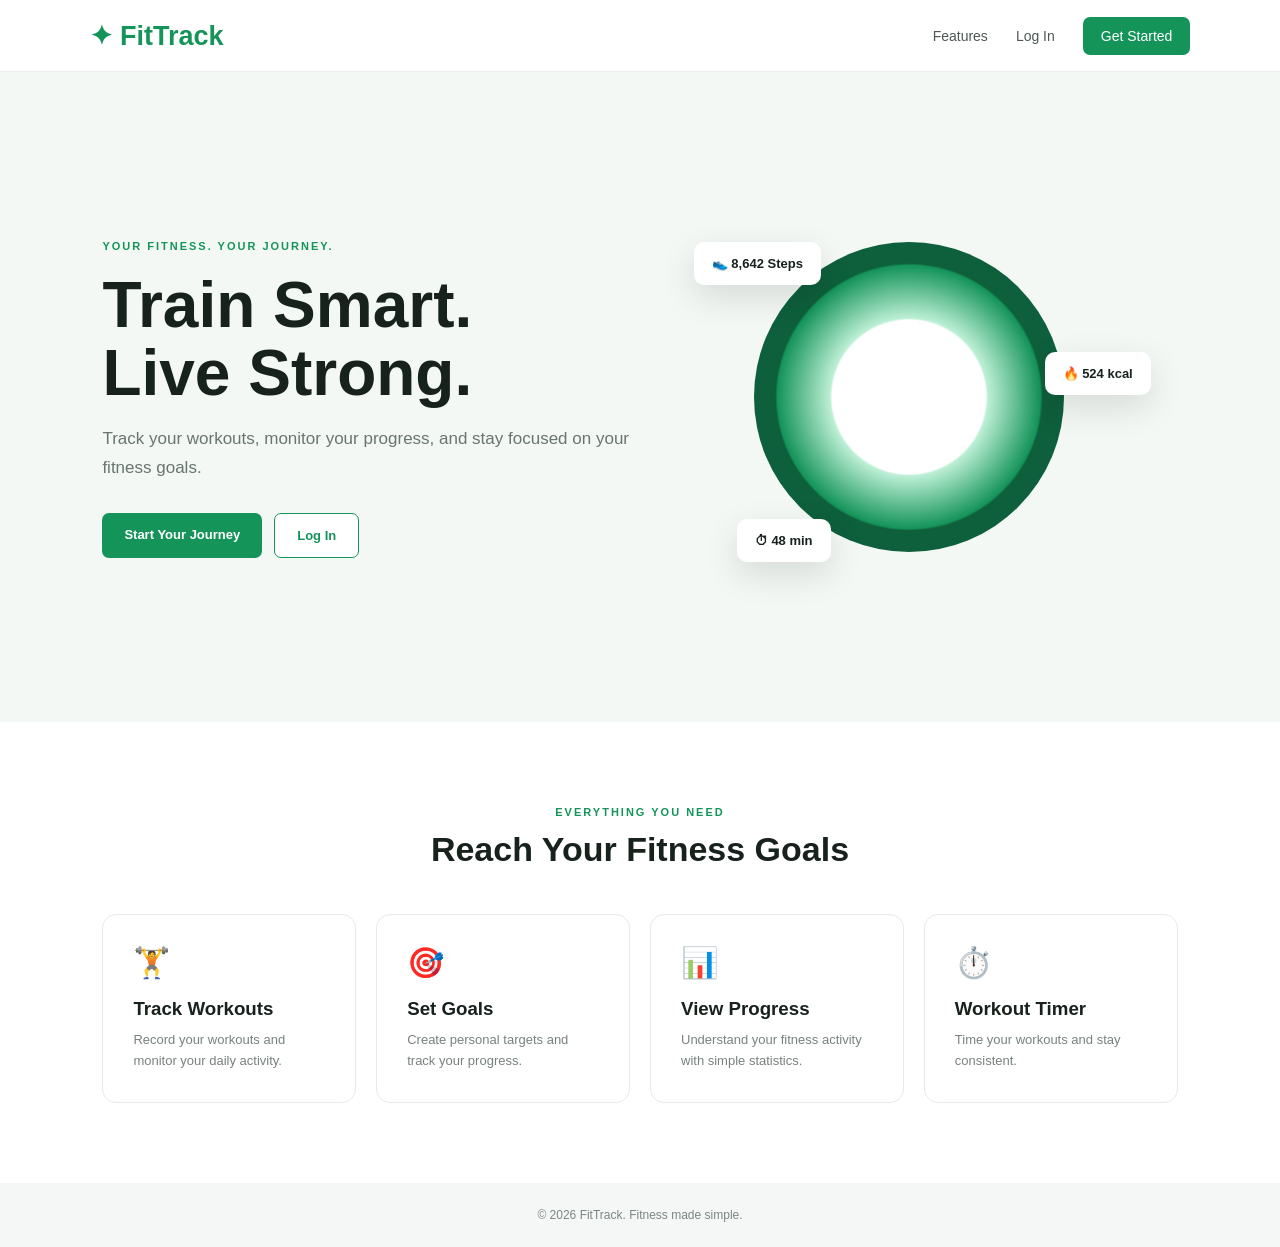
<file: index.html>
<!DOCTYPE html>
<html lang="en">
<head>
    <meta charset="UTF-8">
    <meta name="viewport" content="width=device-width, initial-scale=1.0">

    <title>FitTrack - Fitness Tracker</title>

    <link rel="stylesheet" href="style.css">
</head>

<body>

<header class="main-header">

    <div class="main-logo">
        ✦ FitTrack
    </div>

    <nav>
        <a href="#features">Features</a>
        <a href="login.html">Log In</a>
        <a href="signup.html" class="nav-button">Get Started</a>
    </nav>

</header>


<section class="hero">

    <div class="hero-content">

        <span class="hero-label">
            YOUR FITNESS. YOUR JOURNEY.
        </span>

        <h1>
            Train Smart.<br>
            Live Strong.
        </h1>

        <p>
            Track your workouts, monitor your progress,
            and stay focused on your fitness goals.
        </p>

        <div class="hero-buttons">

            <a href="signup.html" class="primary-button">
                Start Your Journey
            </a>

            <a href="login.html" class="secondary-button">
                Log In 
            </a>

        </div>

    </div>


    <div class="hero-design">

        <div class="fitness-circle">
            <span>FIT</span>
            <strong>TRACK</strong>
        </div>

        <div class="floating-card card-one">
            👟 8,642 Steps
        </div>

        <div class="floating-card card-two">
            🔥 524 kcal
        </div>

        <div class="floating-card card-three">
            ⏱ 48 min
        </div>

    </div>

</section>


<section class="features" id="features">

    <div class="section-title">

        <span>
            EVERYTHING YOU NEED
        </span>

        <h2>
            Reach Your Fitness Goals
        </h2>

    </div>


    <div class="feature-grid">

        <div class="feature-card">
            <div>🏋️</div>
            <h3>Track Workouts</h3>
            <p>
                Record your workouts and monitor
                your daily activity.
            </p>
        </div>


        <div class="feature-card">
            <div>🎯</div>
            <h3>Set Goals</h3>
            <p>
                Create personal targets and track
                your progress.
            </p>
        </div>


        <div class="feature-card">
            <div>📊</div>
            <h3>View Progress</h3>
            <p>
                Understand your fitness activity
                with simple statistics.
            </p>
        </div>


        <div class="feature-card">
            <div>⏱️</div>
            <h3>Workout Timer</h3>
            <p>
                Time your workouts and stay
                consistent.
            </p>
        </div>

    </div>

</section>


<footer>
    © 2026 FitTrack. Fitness made simple.
</footer>


<script src="script.js"></script>

</body>
</html>
</file>
<file: style.css>
* {
    margin: 0;
    padding: 0;
    box-sizing: border-box;
}


body {
    font-family: Arial, Helvetica, sans-serif;
    color: #17221c;
}


a {
    text-decoration: none;
}


/* =========================
   HOME PAGE
========================= */

.main-header {
    height: 72px;
    padding: 0 7%;

    display: flex;
    align-items: center;
    justify-content: space-between;

    background: white;
    border-bottom: 1px solid #e8eee9;
}


.main-logo,
.dashboard-logo {
    color: #15945a;
    font-size: 27px;
    font-weight: 800;
}


.main-header nav {
    display: flex;
    align-items: center;
    gap: 28px;
}


.main-header nav a {
    color: #4e5953;
    font-size: 14px;
}


.nav-button {
    background: #15945a;
    color: white !important;

    padding: 11px 18px;
    border-radius: 7px;
}


.hero {
    min-height: 650px;
    padding: 70px 8%;

    display: grid;
    grid-template-columns: 1fr 1fr;
    align-items: center;

    background: #f3f8f5;
}


.hero-label,
.section-title span,
.dashboard-welcome > div > span,
.page-heading > span,
.dashboard-date,
.timer-status {
    color: #15945a;
    font-size: 11px;
    font-weight: bold;
    letter-spacing: 2px;
}


.hero h1 {
    font-size: 64px;
    line-height: 1.05;
    margin: 18px 0;
}


.hero p {
    max-width: 550px;
    color: #69756f;
    font-size: 17px;
    line-height: 1.7;
}


.hero-buttons {
    display: flex;
    gap: 12px;
    margin-top: 30px;
}


.primary-button,
.secondary-button {
    padding: 14px 22px;
    border-radius: 7px;
    font-weight: bold;
    font-size: 13px;
}


.primary-button {
    background: #15945a;
    color: white;
}


.secondary-button {
    border: 1px solid #15945a;
    color: #15945a;
    background: white;
}


.hero-design {
    height: 470px;
    position: relative;

    display: flex;
    align-items: center;
    justify-content: center;
}


.fitness-circle {
    width: 310px;
    height: 310px;

    border-radius: 50%;

    background:
        radial-gradient(
            circle,
            white 35%,
            #bcefd5 36%,
            #15945a 60%,
            #0e5f3b 61%
        );

    display: flex;
    flex-direction: column;
    align-items: center;
    justify-content: center;

    color: white;
}


.fitness-circle span {
    font-size: 22px;
    letter-spacing: 4px;
}


.fitness-circle strong {
    font-size: 38px;
}


.floating-card {
    position: absolute;

    padding: 14px 18px;

    background: white;

    border-radius: 10px;

    box-shadow: 0 12px 35px rgba(0,0,0,.12);

    font-weight: bold;
    font-size: 13px;
}


.card-one {
    top: 80px;
    left: 10%;
}


.card-two {
    right: 5%;
    top: 190px;
}


.card-three {
    bottom: 70px;
    left: 18%;
}


.features {
    padding: 80px 8%;
    background: white;
}


.section-title {
    text-align: center;
    margin-bottom: 45px;
}


.section-title h2 {
    font-size: 34px;
    margin-top: 10px;
}


.feature-grid {
    display: grid;
    grid-template-columns: repeat(4, 1fr);
    gap: 20px;
}


.feature-card {
    padding: 30px;
    border: 1px solid #e5ebe7;
    border-radius: 14px;
}


.feature-card > div {
    font-size: 30px;
    margin-bottom: 18px;
}


.feature-card h3 {
    margin-bottom: 10px;
}


.feature-card p {
    color: #78827d;
    font-size: 13px;
    line-height: 1.6;
}


footer {
    padding: 25px;
    text-align: center;
    color: #7c8781;
    background: #f4f7f5;
    font-size: 12px;
}


/* =========================
   LOGIN / SIGNUP
========================= */

.auth-page {
    min-height: 100vh;

    display: flex;
    align-items: center;
    justify-content: center;

    background: #edf4ef;
    padding: 30px;
}


.auth-box {
    width: 1050px;
    min-height: 650px;

    display: grid;
    grid-template-columns: 45% 55%;

    background: white;

    border-radius: 18px;

    overflow: hidden;

    box-shadow: 0 20px 60px rgba(0,0,0,.12);
}


.auth-design {
    position: relative;
    overflow: hidden;

    padding: 40px;

    background:
        linear-gradient(
            145deg,
            #0b6b43,
            #15945a,
            #58c98c
        );

    color: white;
}


.signup-design {
    background:
        linear-gradient(
            145deg,
            #145c48,
            #15945a,
            #78d69e
        );
}


.auth-logo {
    font-size: 25px;
    font-weight: 800;
}


.auth-design-content {
    position: absolute;

    left: 40px;
    right: 40px;
    bottom: 65px;

    z-index: 2;
}


.auth-design-content span {
    font-size: 10px;
    letter-spacing: 2px;
}


.auth-design-content h1 {
    font-size: 45px;
    line-height: 1.1;
    margin: 15px 0;
}


.auth-design-content p {
    max-width: 350px;
    line-height: 1.7;
    opacity: .9;
}


.auth-shape {
    position: absolute;
    border-radius: 50%;
    background: rgba(255,255,255,.12);
}


.shape-one {
    width: 350px;
    height: 350px;
    right: -130px;
    top: -100px;
}


.shape-two {
    width: 250px;
    height: 250px;
    left: -100px;
    bottom: -80px;
}


.auth-form {
    display: flex;
    align-items: center;
    justify-content: center;

    padding: 50px;
}


.form-content {
    width: 100%;
    max-width: 400px;
}


.form-content h2 {
    font-size: 34px;
    margin-bottom: 10px;
}


.form-subtitle {
    color: #7a8580;
    font-size: 14px;
    margin-bottom: 28px;
    line-height: 1.5;
}


.form-content label {
    display: block;
    font-size: 13px;
    font-weight: bold;
    margin-bottom: 7px;
}


.form-content input,
.form-content select {
    width: 100%;
    height: 48px;

    border: 1px solid #d6ded9;
    border-radius: 7px;

    padding: 0 13px;

    font-size: 14px;
    outline: none;

    margin-bottom: 17px;
}


.form-content input:focus,
.form-content select:focus {
    border-color: #15945a;
}


.password-wrapper {
    position: relative;
}


.password-wrapper input {
    padding-right: 50px;
}


.password-wrapper button {
    position: absolute;

    right: 10px;
    top: 7px;

    width: 35px;
    height: 35px;

    border: none;
    background: transparent;

    cursor: pointer;
}


.login-options {
    display: flex;
    justify-content: space-between;
    align-items: center;

    margin-bottom: 20px;

    font-size: 12px;
}


.login-options a {
    color: #15945a;
}


.checkbox-label {
    display: flex !important;
    align-items: center;
    gap: 7px;
    font-weight: normal !important;
}


.checkbox-label input {
    width: auto;
    height: auto;
    margin: 0;
}


.auth-button {
    width: 100%;
    height: 48px;

    border: none;
    border-radius: 7px;

    background: #15945a;
    color: white;

    font-size: 14px;
    font-weight: bold;

    cursor: pointer;
}


.auth-button:hover {
    background: #0f7445;
}


.or-line {
    display: flex;
    align-items: center;
    gap: 10px;

    margin: 22px 0;

    color: #a0aaa5;
    font-size: 11px;
}


.or-line::before,
.or-line::after {
    content: "";
    height: 1px;
    background: #e1e6e3;
    flex: 1;
}


.google-button {
    width: 100%;
    height: 46px;

    border: 1px solid #d6ded9;
    border-radius: 7px;

    background: white;

    cursor: pointer;
    font-weight: bold;
}


.switch-auth {
    text-align: center;
    margin-top: 22px;

    color: #77827c;
    font-size: 13px;
}


.switch-auth a {
    color: #15945a;
    font-weight: bold;
}


.terms {
    margin-bottom: 18px;
}


/* =========================
   DASHBOARD
========================= */

.dashboard-page {
    background: #f4f7f5;
    min-height: 100vh;
}

/* TOP HORIZONTAL NAVIGATION */
.sidebar {
    position: fixed;
    left: 0;
    top: 0;
    width: 100%;
    height: 82px;

    background: white;
    border-bottom: 1px solid #e4ebe7;

    padding: 0 24px;

    display: flex;
    align-items: center;
    gap: 25px;

    z-index: 1000;
}

.side-nav {
    margin-top: 0;
    display: flex;
    align-items: center;
    gap: 5px;
    flex: 1;
    min-width: 0;
    overflow-x: auto;
    scrollbar-width: thin;
}

.side-nav a,
.sidebar-bottom a,
.sidebar-bottom button {
    display: flex;
    align-items: center;
    justify-content: center;
    gap: 7px;

    padding: 11px 12px;
    border-radius: 10px;

    color: #52605a;
    font-size: 13px;
    border: none;
    background: transparent;
    cursor: pointer;
    text-align: left;
    white-space: nowrap;
    flex-shrink: 0;
}

.side-nav a:hover,
.side-nav a.active {
    background: #e7f8ef;
    color: #15945a;
    font-weight: bold;
}

.sidebar-bottom {
    margin-top: 0;
    border-top: none;
    border-left: 1px solid #e5ebe7;
    padding-top: 0;
    padding-left: 12px;
    display: flex;
    align-items: center;
    gap: 4px;
    flex-shrink: 0;
}

.dashboard-main {
    margin-left: 0;
    padding: 105px 55px 50px;
    min-height: 100vh;
}


.dashboard-header {
    height: 75px;

    display: flex;
    align-items: center;
    justify-content: space-between;
}


.profile-area {
    display: flex;
    align-items: center;
    gap: 12px;

    font-size: 13px;
    font-weight: bold;
}


.profile-circle {
    width: 38px;
    height: 38px;

    border-radius: 50%;

    background: #15945a;
    color: white;

    display: flex;
    align-items: center;
    justify-content: center;
}


.mobile-menu {
    display: none;
}


.dashboard-welcome {
    display: flex;
    align-items: center;
    justify-content: space-between;

    padding: 30px 0;
}


.dashboard-welcome h1 {
    font-size: 30px;
    margin: 8px 0;
}


.dashboard-welcome p,
.page-heading p {
    color: #78827d;
    font-size: 13px;
}


.start-workout-button {
    background: #15945a;
    color: white;

    padding: 13px 20px;

    border-radius: 8px;

    font-size: 12px;
    font-weight: bold;
}


.stats-grid {
    display: grid;
    grid-template-columns: repeat(4, 1fr);
    gap: 20px;
}


.stat-card {
    background: white;

    border: 1px solid #e4ebe7;
    border-radius: 13px;

    padding: 22px;

    display: flex;
    gap: 15px;
    align-items: center;
}


.stat-icon {
    width: 45px;
    height: 45px;

    border-radius: 11px;

    background: #e6f8ee;

    display: flex;
    align-items: center;
    justify-content: center;

    font-size: 21px;
}


.stat-card p {
    color: #7d8882;
    font-size: 12px;
    margin-bottom: 4px;
}


.stat-card h2 {
    font-size: 25px;
}


.stat-card small {
    color: #909a95;
    font-size: 10px;
}


.dashboard-grid {
    display: grid;
    grid-template-columns: 1fr 1fr;
    gap: 20px;

    margin-top: 20px;
}


.dashboard-card {
    background: white;

    border: 1px solid #e4ebe7;
    border-radius: 14px;

    padding: 30px;
}


.card-heading {
    display: flex;
    justify-content: space-between;
}


.card-heading span,
.section-small-title {
    color: #15945a;
    font-size: 10px;
    font-weight: bold;
    letter-spacing: 2px;
}


.card-heading h2 {
    margin-top: 7px;
    font-size: 21px;
}


.card-heading > strong {
    color: #15945a;
}


.card-heading a {
    color: #15945a;
    font-size: 12px;
    font-weight: bold;
}


.progress-circle {
    width: 190px;
    height: 190px;

    margin: 30px auto;

    border-radius: 50%;

    background:
        conic-gradient(
            #15945a 0%,
            #15945a 0%,
            #e5ece8 0%
        );

    display: flex;
    align-items: center;
    justify-content: center;
}


.circle-content {
    width: 145px;
    height: 145px;

    border-radius: 50%;

    background: white;

    display: flex;
    flex-direction: column;

    align-items: center;
    justify-content: center;
}


.circle-content strong {
    font-size: 30px;
    color: #15945a;
}


.circle-content span {
    color: #89938e;
    font-size: 11px;
}


.goal-details div {
    display: flex;
    justify-content: space-between;

    padding: 13px 0;

    border-bottom: 1px solid #edf0ee;

    font-size: 12px;
}


.goal-details span {
    color: #7d8882;
}


.workout-item {
    margin-top: 20px;

    padding: 18px;

    background: #f6f9f7;

    border-radius: 11px;

    display: flex;
    align-items: center;
    gap: 14px;
}


.workout-icon {
    width: 45px;
    height: 45px;

    background: #dff7eb;

    border-radius: 10px;

    display: flex;
    align-items: center;
    justify-content: center;

    font-size: 21px;
}


.workout-icon.purple {
    background: #eeeaff;
}


.workout-info {
    flex: 1;
}


.workout-info h3 {
    font-size: 14px;
    margin-bottom: 4px;
}


.workout-info p,
.workout-info small {
    color: #89938e;
    font-size: 10px;
}


.small-button,
.small-outline-button {
    padding: 10px 15px;
    border-radius: 7px;
    font-size: 10px;
    font-weight: bold;
}


.small-button {
    background: #15945a;
    color: white;
}


.small-outline-button {
    border: 1px solid #15945a;
    color: #15945a;
}


.quick-section {
    margin-top: 25px;
}


.quick-section h2 {
    margin: 7px 0 18px;
}


.quick-grid {
    display: grid;
    grid-template-columns: repeat(4, 1fr);
    gap: 15px;
}


.quick-card {
    background: white;

    border: 1px solid #e4ebe7;
    border-radius: 12px;

    padding: 22px;

    color: #17221c;
}


.quick-card:hover {
    border-color: #15945a;
}


.quick-card span {
    font-size: 25px;
    display: block;
    margin-bottom: 12px;
}


.quick-card strong {
    font-size: 13px;
}


.quick-card p {
    margin-top: 5px;
    color: #8a948f;
    font-size: 10px;
}


/* =========================
   GOALS
========================= */

.page-heading {
    padding: 35px 0;
}


.page-heading h1 {
    font-size: 32px;
    margin: 8px 0;
}


.goals-grid {
    display: grid;
    grid-template-columns: repeat(2, 1fr);
    gap: 20px;
}


.goal-card {
    background: white;

    border: 1px solid #e4ebe7;
    border-radius: 14px;

    padding: 28px;
}


.goal-icon {
    width: 48px;
    height: 48px;

    border-radius: 11px;

    background: #e7f8ef;

    display: flex;
    align-items: center;
    justify-content: center;

    font-size: 22px;

    margin-bottom: 18px;
}


.goal-card h3 {
    font-size: 17px;
}


.goal-card p {
    color: #89938e;
    font-size: 11px;
    margin: 7px 0 20px;
}


.goal-card input {
    width: 100%;
    height: 48px;

    border: 1px solid #d6ded9;
    border-radius: 7px;

    padding: 0 14px;

    font-size: 15px;
    font-weight: bold;

    outline: none;
}


.goal-card input:focus {
    border-color: #15945a;
}


.goal-card > span {
    display: block;

    margin-top: 7px;

    color: #929c97;

    font-size: 10px;
}


.goal-actions {
    margin-top: 20px;

    display: flex;
    justify-content: flex-end;

    gap: 12px;
}


.reset-button,
.save-button {
    padding: 13px 22px;

    border-radius: 8px;

    font-size: 12px;
    font-weight: bold;

    cursor: pointer;
}


.reset-button {
    background: white;
    color: #d24f43;

    border: 1px solid #e3b5b0;
}


.save-button {
    background: #15945a;
    color: white;

    border: 1px solid #15945a;
}


.info-box {
    margin-top: 20px;

    background: #e7f8ef;

    padding: 18px;

    border-radius: 10px;

    color: #557067;

    font-size: 12px;
}


/* =========================
   TIMER
========================= */

.timer-page {
    display: grid;
    grid-template-columns: 1.5fr 1fr;
    gap: 20px;
}


.timer-card-main {
    background: white;

    border: 1px solid #e4ebe7;
    border-radius: 16px;

    padding: 55px 30px;

    text-align: center;
}


.timer-display {
    margin: 25px 0 5px;

    font-size: 85px;
    font-weight: 800;

    letter-spacing: 3px;
}


.timer-display span:nth-child(2) {
    color: #15945a;
}


.timer-card-main > p {
    color: #8b9590;
    font-size: 11px;
}


.timer-presets {
    display: flex;
    justify-content: center;
    gap: 8px;

    flex-wrap: wrap;

    margin: 30px 0;
}


.timer-presets button {
    padding: 10px 15px;

    border: 1px solid #dbe3de;

    background: #f6f9f7;

    border-radius: 7px;

    cursor: pointer;

    font-size: 11px;
    font-weight: bold;
}


.timer-controls {
    display: flex;
    justify-content: center;

    gap: 10px;

    flex-wrap: wrap;
}


.timer-controls button {
    padding: 12px 20px;

    border-radius: 7px;

    cursor: pointer;

    font-size: 11px;
    font-weight: bold;
}


.timer-start {
    background: #15945a;
    color: white;
    border: 1px solid #15945a;
}


.timer-pause {
    background: white;
    color: #15945a;
    border: 1px solid #15945a;
}


.timer-reset {
    background: white;
    color: #69746e;
    border: 1px solid #d9e1dc;
}


.timer-side {
    display: flex;
    flex-direction: column;
    gap: 15px;
}


.timer-side > div {
    background: white;

    border: 1px solid #e4ebe7;
    border-radius: 13px;

    padding: 25px;

    font-size: 22px;
}


.timer-side strong {
    display: block;

    margin-top: 10px;

    font-size: 14px;
}


.timer-side p {
    color: #89938e;

    font-size: 11px;

    line-height: 1.6;

    margin-top: 7px;
}


/* =========================
   MOBILE
========================= */

@media (max-width: 900px) {

    .hero {
        grid-template-columns: 1fr;
    }

    .hero-design {
        display: none;
    }

    .feature-grid {
        grid-template-columns: repeat(2, 1fr);
    }

    .auth-box {
        grid-template-columns: 1fr;
    }

    .auth-design {
        display: none;
    }

    .sidebar {
        position: fixed;
        top: 0;
        left: 0;
        width: 100%;
        height: auto;
        min-height: 70px;
        padding: 10px 15px;
        flex-wrap: wrap;
        gap: 8px;
        overflow: hidden;
    }

    .sidebar.show {
        transform: none;
    }

    .dashboard-logo {
        font-size: 24px;
    }

    .side-nav {
        order: 3;
        flex-basis: 100%;
        overflow-x: auto;
        padding-bottom: 3px;
    }

    .sidebar-bottom {
        margin-left: auto;
    }

    .dashboard-main {
        margin-left: 0;
        padding: 125px 25px 40px;
    }

    .mobile-menu {
        display: block;

        border: none;
        background: transparent;

        font-size: 22px;
        cursor: pointer;

        margin-right: 15px;
    }

    .dashboard-header > div:first-child {
        display: flex;
        align-items: center;
    }

    .stats-grid {
        grid-template-columns: repeat(2, 1fr);
    }

    .dashboard-grid {
        grid-template-columns: 1fr;
    }

    .quick-grid {
        grid-template-columns: repeat(2, 1fr);
    }

    .timer-page {
        grid-template-columns: 1fr;
    }

}


@media (max-width: 600px) {

    .main-header {
        padding: 0 20px;
    }

    .main-header nav a:not(.nav-button) {
        display: none;
    }

    .hero {
        padding: 50px 25px;
    }

    .hero h1 {
        font-size: 45px;
    }

    .feature-grid {
        grid-template-columns: 1fr;
    }

    .auth-page {
        padding: 15px;
    }

    .auth-form {
        padding: 35px 25px;
    }

    .stats-grid,
    .goals-grid {
        grid-template-columns: 1fr;
    }

    .dashboard-main {
        padding: 120px 15px 30px;
    }

    .sidebar {
        min-height: 65px;
    }

    .dashboard-logo {
        font-size: 22px;
    }

    .sidebar-bottom a span,
    .sidebar-bottom button span {
        display: none;
    }

    .dashboard-welcome {
        flex-direction: column;
        align-items: flex-start;
        gap: 20px;
    }

    .quick-grid {
        grid-template-columns: 1fr;
    }

    .timer-display {
        font-size: 60px;
    }

    .goal-actions {
        flex-direction: column;
    }

    .goal-actions button {
        width: 100%;
    }

}
/* ================================
   PROGRESS PAGE
================================ */

.progress-chart-card {
    margin-top: 25px;
    padding: 25px;
}

.chart-container {
    position: relative;
    width: 100%;
    height: 320px;
    margin-top: 20px;
}

.progress-chart-card canvas {
    max-width: 100%;
}


/* MOBILE */

@media (max-width: 768px) {

    .progress-chart-card {
        padding: 18px;
    }

    .chart-container {
        height: 260px;
    }

}
</file>
